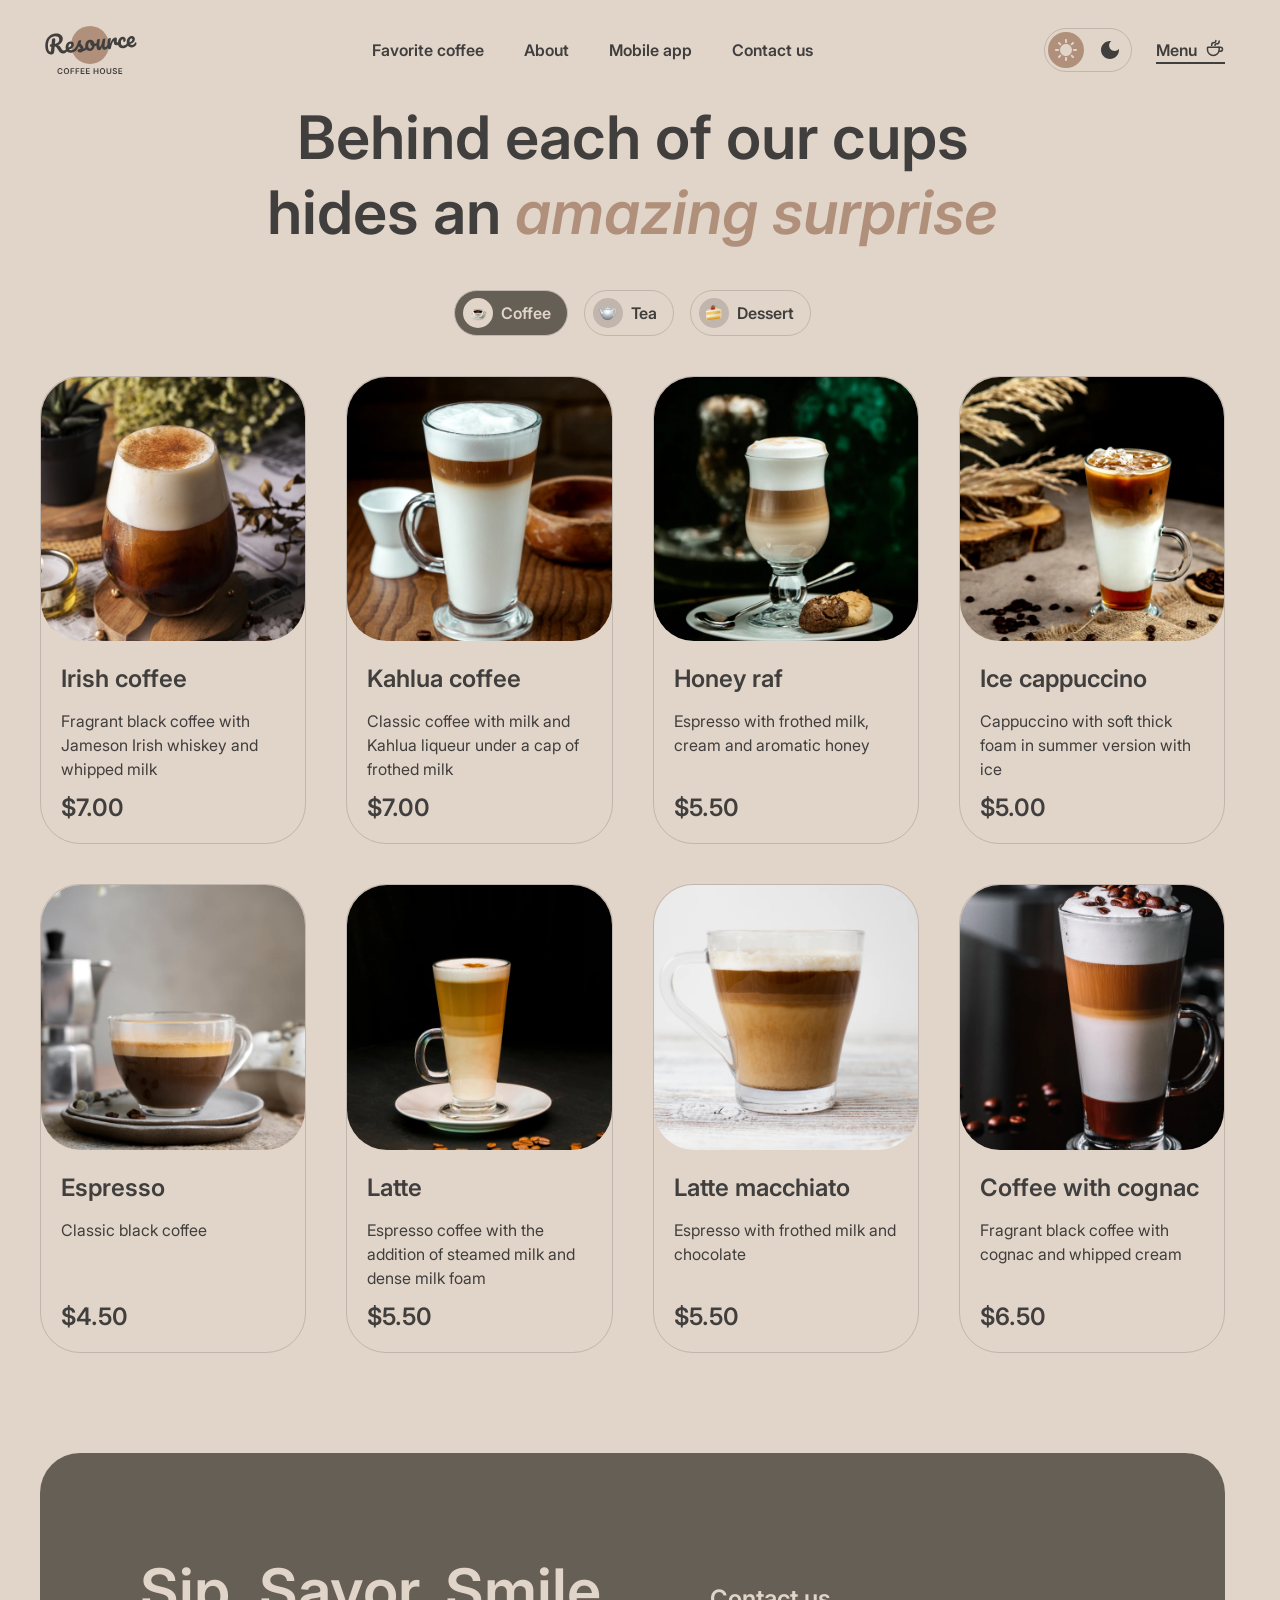
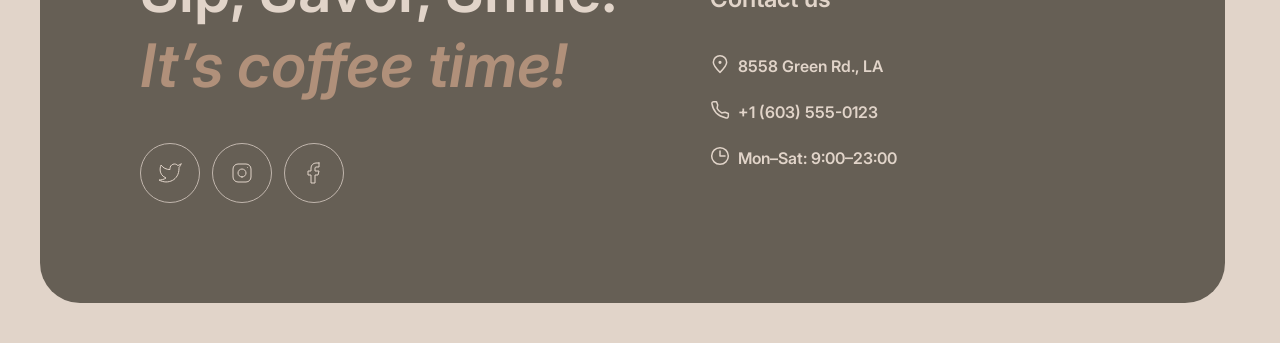
<file: menu.html>
<!doctype html>
<html lang="en">
  <head>
    <meta charset="UTF-8" />
    <meta name="viewport" content="width=device-width, initial-scale=1.0" />
    <link rel="icon" href="images/favicon.svg">
    <link rel="stylesheet" href="css/styles.css" />
    <title>Coffee House</title>
    <script>
      if (localStorage.getItem("theme") === "dark") {
        document.documentElement.setAttribute("data-theme", "dark");
      }
    </script>
  </head>
  <body>
    <header class="header">
      <div class="header__inner container">
        <a class="header__logo-link logo" href="index.html">
          <img
            class="logo__img"
            src="images/logo.svg"
            alt="Coffee House Logo"
          />
          <img
            class="logo__img logo__img--dark"
            src="images/logo-dark.svg"
            alt="Coffee House Logo"
          />
        </a>
        <nav class="header__menu hidden-tablet">
          <ul class="header__menu-list">
            <li class="header__menu-item">
              <a class="header__menu-link" href="index.html#favorite-coffee"
                >Favorite coffee</a
              >
            </li>
            <li class="header__menu-item">
              <a class="header__menu-link" href="index.html#about">About</a>
            </li>
            <li class="header__menu-item">
              <a class="header__menu-link" href="index.html#mobile-app"
                >Mobile app</a
              >
            </li>
            <li class="header__menu-item">
              <a class="header__menu-link" href="index.html#contacts"
                >Contact us</a
              >
            </li>
          </ul>
        </nav>
        <div class="header__actions">
          <button
            class="header__theme-switch theme-switch"
            type="button"
            aria-label="Switch the color theme"
          >
            <span
              class="theme-switch__icon-wrapper theme-switch__icon-wrapper--sun"
            >
              <svg
                class="theme-switch__icon theme-switch__icon--sun"
                width="22"
                height="22"
                viewBox="0 0 22 22"
                fill="none"
              >
                <path
                  d="M10 3V1C10 0.45 10.45 0 11 0C11.55 0 12 0.45 12 1V3C12 3.55 11.55 4 11 4C10.45 4 10 3.55 10 3ZM17.36 6.05L18.77 4.63C19.16 4.24 19.16 3.61 18.77 3.22C18.38 2.83 17.75 2.83 17.36 3.22L15.95 4.64C15.56 5.03 15.56 5.66 15.95 6.05C16.34 6.44 16.97 6.44 17.36 6.05ZM21 10H19C18.45 10 18 10.45 18 11C18 11.55 18.45 12 19 12H21C21.55 12 22 11.55 22 11C22 10.45 21.55 10 21 10ZM11 18C10.45 18 10 18.45 10 19V21C10 21.55 10.45 22 11 22C11.55 22 12 21.55 12 21V19C12 18.45 11.55 18 11 18ZM4.64 6.05L3.22 4.64C2.83 4.25 2.83 3.61 3.22 3.23C3.61 2.85 4.25 2.84 4.63 3.23L6.04 4.64C6.43 5.03 6.43 5.67 6.04 6.05C5.65 6.43 5.02 6.44 4.64 6.05ZM15.95 15.95C15.56 16.34 15.56 16.98 15.95 17.36L17.36 18.77C17.75 19.16 18.39 19.16 18.77 18.77C19.16 18.38 19.16 17.74 18.77 17.36L17.36 15.95C16.98 15.56 16.34 15.56 15.95 15.95ZM1 12H3C3.55 12 4 11.55 4 11C4 10.45 3.55 10 3 10H1C0.45 10 0 10.45 0 11C0 11.55 0.45 12 1 12ZM4.64 18.78L6.05 17.37C6.44 16.98 6.44 16.34 6.05 15.96C5.66 15.58 5.02 15.57 4.64 15.96L3.23 17.37C2.84 17.76 2.84 18.4 3.23 18.78C3.61 19.17 4.25 19.17 4.64 18.78ZM11 5C7.69 5 5 7.69 5 11C5 14.31 7.69 17 11 17C14.31 17 17 14.31 17 11C17 7.69 14.31 5 11 5Z"
                  fill="#E1D4C9"
                />
              </svg>
            </span>
            <span
              class="theme-switch__icon-wrapper theme-switch__icon-wrapper--moon"
            >
              <svg
                class="theme-switch__icon theme-switch__icon--moon"
                width="18"
                height="18"
                viewBox="0 0 18 18"
                fill="none"
              >
                <path
                  d="M9 0C4.03 0 0 4.03 0 9C0 13.97 4.03 18 9 18C13.97 18 18 13.97 18 9C18 8.54 17.96 8.08 17.9 7.64C16.92 9.01 15.32 9.9 13.5 9.9C10.52 9.9 8.1 7.48 8.1 4.5C8.1 2.69 8.99 1.08 10.36 0.0999999C9.92 0.0399999 9.46 0 9 0Z"
                  fill="#403F3D"
                />
              </svg>
            </span>
          </button>
          <a
            class="header__menu-item header__menu-item--active header__catalog-link hidden-tablet"
            href="#"
            >Menu
            <svg
              class="header__catalog-icon"
              width="20"
              height="20"
              viewBox="0 0 20 20"
              fill="none"
            >
              <path
                d="M14.167 9.76667V11.6667C14.167 14.8883 11.5553 17.5 8.33366 17.5C5.112 17.5 2.50033 14.8883 2.50033 11.6667V9.76667C2.50033 9.4353 2.76896 9.16667 3.10033 9.16667H13.567C13.8984 9.16667 14.167 9.4353 14.167 9.76667Z"
                stroke="#403F3D"
                stroke-width="1.5"
                stroke-linecap="round"
                stroke-linejoin="round"
              />
              <path
                d="M10.0003 7.50008C10.0003 6.66675 10.5956 5.83341 11.786 5.83341C13.101 5.83341 14.167 4.76743 14.167 3.45246V2.91675"
                stroke="#403F3D"
                stroke-width="1.5"
                stroke-linecap="round"
                stroke-linejoin="round"
              />
              <path
                d="M6.66634 7.5V7.08333C6.66634 5.70262 7.78563 4.58333 9.16634 4.58333C10.0868 4.58333 10.833 3.83714 10.833 2.91667V2.5"
                stroke="#403F3D"
                stroke-width="1.5"
                stroke-linecap="round"
                stroke-linejoin="round"
              />
              <path
                d="M13.333 9.16675H15.4163C16.5669 9.16675 17.4997 10.0995 17.4997 11.2501C17.4997 12.4007 16.5669 13.3334 15.4163 13.3334H14.1663"
                stroke="#403F3D"
                stroke-width="1.5"
                stroke-linecap="round"
                stroke-linejoin="round"
              />
            </svg>
          </a>
          <button
            class="heading__burger-button burger-button visible-tablet"
            type="button"
            onclick="mobileOverlay.showModal()"
            aria-label="Open navigation menu"
          ></button>
        </div>
      </div>
    </header>
    <main class="content">
      <section class="menu">
        <div class="menu__inner container">
          <h1 class="menu__title visually-h2">
            Behind each of our cups hides an
            <span class="title-accent">amazing surprise</span>
          </h1>
          <div class="menu__tabs">
            <ul class="menu__tabs-list">
              <li class="menu__tabs-item">
                <button class="menu__tabs-tab menu__tabs-tab--active" data-category="coffee">
                  <span class="menu__tabs-tab-image-wrapper">
                    <img
                      src="images/icons/coffee.svg"
                      alt=""
                      width="20"
                      height="20"
                    />
                  </span>
                  Coffee
                </button>
              </li>
              <li class="menu__tabs-item">
                <button class="menu__tabs-tab" data-category="tea">
                  <span class="menu__tabs-tab-image-wrapper">
                    <img
                      src="images/icons/teapot.svg"
                      alt=""
                      width="20"
                      height="20"
                    />
                  </span>
                  Tea
                </button>
              </li>
              <li class="menu__tabs-item">
                <button class="menu__tabs-tab" data-category="dessert">
                  <span class="menu__tabs-tab-image-wrapper">
                    <img
                      src="images/icons/cake.svg"
                      alt=""
                      width="20"
                      height="20"
                    />
                  </span>
                  Dessert
                </button>
              </li>
            </ul>
          </div>
          <div class="menu__catalog">
            <h2 class="visually-hidden">Catalog</h2>
            <ul class="menu__catalog-list">
            </ul>
            <button class="menu__catalog-refresh visible-tablet">
              <svg width="24" height="24" viewBox="0 0 24 24" fill="none">
                <path
                  d="M21.8883 13.5C21.1645 18.3113 17.013 22 12 22C6.47715 22 2 17.5228 2 12C2 6.47715 6.47715 2 12 2C16.1006 2 19.6248 4.46819 21.1679 8"
                  stroke="#403F3D"
                  stroke-linecap="round"
                  stroke-linejoin="round"
                />
                <path
                  d="M17 8H21.4C21.7314 8 22 7.73137 22 7.4V3"
                  stroke="#403F3D"
                  stroke-linecap="round"
                  stroke-linejoin="round"
                />
              </svg>
            </button>
          </div>
        </div>
      </section>
    </main>
    <footer class="footer" id="contacts">
      <div class="container">
        <div class="footer__inner">
          <div class="footer__body">
            <h2 class="footer__title">
              Sip, Savor, Smile.
              <span class="footer__title--accent">It’s coffee time!</span>
            </h2>
            <div class="footer__socials">
              <ul class="footer__socials-list">
                <li class="footer__socials-item">
                  <a class="footer__socials-link" href="#" aria-label="Twitter">
                    <svg width="24" height="24" viewBox="0 0 24 24" fill="none">
                      <path
                        d="M23 3.01006C23 3.01006 20.9821 4.20217 19.86 4.54006C19.2577 3.84757 18.4573 3.35675 17.567 3.13398C16.6767 2.91122 15.7395 2.96725 14.8821 3.29451C14.0247 3.62177 13.2884 4.20446 12.773 4.96377C12.2575 5.72309 11.9877 6.62239 12 7.54006V8.54006C10.2426 8.58562 8.50127 8.19587 6.93101 7.4055C5.36074 6.61513 4.01032 5.44869 3 4.01006C3 4.01006 -1 13.0101 8 17.0101C5.94053 18.408 3.48716 19.109 1 19.0101C10 24.0101 21 19.0101 21 7.51006C20.9991 7.23151 20.9723 6.95365 20.92 6.68006C21.9406 5.67355 23 3.01006 23 3.01006Z"
                        stroke="#E1D4C9"
                        stroke-linecap="round"
                        stroke-linejoin="round"
                      />
                    </svg>
                  </a>
                </li>
                <li class="footer__socials-item">
                  <a
                    class="footer__socials-link"
                    href="#"
                    aria-label="Instagramm"
                  >
                    <svg width="24" height="24" viewBox="0 0 24 24" fill="none">
                      <path
                        d="M12 16C14.2091 16 16 14.2091 16 12C16 9.79086 14.2091 8 12 8C9.79086 8 8 9.79086 8 12C8 14.2091 9.79086 16 12 16Z"
                        stroke="#E1D4C9"
                        stroke-linecap="round"
                        stroke-linejoin="round"
                      />
                      <path
                        d="M3 16V8C3 5.23858 5.23858 3 8 3H16C18.7614 3 21 5.23858 21 8V16C21 18.7614 18.7614 21 16 21H8C5.23858 21 3 18.7614 3 16Z"
                        stroke="#E1D4C9"
                      />
                      <path
                        d="M17.5 6.51L17.51 6.49889"
                        stroke="#E1D4C9"
                        stroke-linecap="round"
                        stroke-linejoin="round"
                      />
                    </svg>
                  </a>
                </li>
                <li class="footer__socials-item">
                  <a
                    class="footer__socials-link"
                    href="#"
                    aria-label="Facebook"
                  >
                    <svg width="24" height="24" viewBox="0 0 24 24" fill="none">
                      <path
                        d="M17 2H14C12.6739 2 11.4021 2.52678 10.4645 3.46447C9.52678 4.40215 9 5.67392 9 7V10H6V14H9V22H13V14H16L17 10H13V7C13 6.73478 13.1054 6.48043 13.2929 6.29289C13.4804 6.10536 13.7348 6 14 6H17V2Z"
                        stroke="#E1D4C9"
                        stroke-linecap="round"
                        stroke-linejoin="round"
                      />
                    </svg>
                  </a>
                </li>
              </ul>
            </div>
          </div>
          <div class="footer__contacts">
            <h2 class="footer__contacts-text">Contact us</h2>
            <address class="footer__contacts-adress">
              <ul class="footer__contacts-list">
                <li class="footer__contacts-item">
                  <a href="#" class="footer__contacts-link" target="_blank">
                    <svg width="20" height="20" viewBox="0 0 20 20" fill="none">
                      <path
                        d="M16.6663 8.33329C16.6663 12.0152 9.99967 18.3333 9.99967 18.3333C9.99967 18.3333 3.33301 12.0152 3.33301 8.33329C3.33301 4.65139 6.31778 1.66663 9.99967 1.66663C13.6816 1.66663 16.6663 4.65139 16.6663 8.33329Z"
                        stroke="#E1D4C9"
                        stroke-width="1.5"
                      />
                      <path
                        d="M10.0003 9.16667C10.4606 9.16667 10.8337 8.79357 10.8337 8.33333C10.8337 7.8731 10.4606 7.5 10.0003 7.5C9.54009 7.5 9.16699 7.8731 9.16699 8.33333C9.16699 8.79357 9.54009 9.16667 10.0003 9.16667Z"
                        fill="#E1D4C9"
                        stroke="#E1D4C9"
                        stroke-width="1.5"
                        stroke-linecap="round"
                        stroke-linejoin="round"
                      />
                    </svg>
                    <span>8558 Green Rd., LA</span>
                  </a>
                </li>
                <li class="footer__contacts-item">
                  <a href="telto:+16035550123" class="footer__contacts-link">
                    <svg width="20" height="20" viewBox="0 0 20 20" fill="none">
                      <path
                        d="M15.0984 12.2516L11.6665 12.9166C9.34845 11.7531 7.91654 10.4166 7.08321 8.33329L7.72483 4.89154L6.51197 1.66663L3.72946 1.66663C2.60191 1.66663 1.71466 2.59958 1.90108 3.71161C2.29888 6.08454 3.37231 10.0391 6.24987 12.9166C9.27338 15.9401 13.5661 17.3318 16.1378 17.9288C17.299 18.1983 18.3332 17.2908 18.3332 16.0988L18.3332 13.4843L15.0984 12.2516Z"
                        stroke="#E1D4C9"
                        stroke-width="1.5"
                        stroke-linecap="round"
                        stroke-linejoin="round"
                      />
                    </svg>
                    <span>+1 (603) 555-0123</span>
                  </a>
                </li>
                <li class="footer__contacts-item">
                  <div class="footer__contacts-shedule">
                    <svg width="20" height="20" viewBox="0 0 20 20" fill="none">
                      <g clip-path="url(#clip0_217_1736)">
                        <path
                          d="M10 5L10 10L15 10"
                          stroke="#E1D4C9"
                          stroke-width="1.5"
                          stroke-linecap="round"
                          stroke-linejoin="round"
                        />
                        <path
                          d="M10.0003 18.3333C14.6027 18.3333 18.3337 14.6023 18.3337 9.99996C18.3337 5.39759 14.6027 1.66663 10.0003 1.66663C5.39795 1.66663 1.66699 5.39759 1.66699 9.99996C1.66699 14.6023 5.39795 18.3333 10.0003 18.3333Z"
                          stroke="#E1D4C9"
                          stroke-width="1.5"
                          stroke-linecap="round"
                          stroke-linejoin="round"
                        />
                      </g>
                      <defs>
                        <clipPath id="clip0_217_1736">
                          <rect width="20" height="20" fill="white" />
                        </clipPath>
                      </defs>
                    </svg>
                    <p>Mon–Sat: <time datetime="09:00">9:00</time>–<time datetime="23:00">23:00</time></p>
                  </div>
                </li>
              </ul>
            </address>
          </div>
        </div>
      </div>
    </footer>
    <dialog class="mobile-overlay visible-tablet" id="mobileOverlay">
      <header class="mobile-overlay__header">
        <a class="mobile-overlay__logo-link logo" href="index.html">
          <img
            class="logo__img"
            src="images/logo.svg"
            alt="Coffee House Logo"
          />
          <img
            class="logo__img logo__img--dark"
            src="images/logo-dark.svg"
            alt="Coffee House Logo"
          />
        </a>
        <div class="mobile-overlay__actions">
          <button
            class="mobile-overlay__theme-switch theme-switch"
            type="button"
            aria-label="Switch the color theme"
          >
            <span
              class="theme-switch__icon-wrapper theme-switch__icon-wrapper--sun"
            >
              <svg
                class="theme-switch__icon theme-switch__icon--sun"
                width="22"
                height="22"
                viewBox="0 0 22 22"
                fill="none"
              >
                <path
                  d="M10 3V1C10 0.45 10.45 0 11 0C11.55 0 12 0.45 12 1V3C12 3.55 11.55 4 11 4C10.45 4 10 3.55 10 3ZM17.36 6.05L18.77 4.63C19.16 4.24 19.16 3.61 18.77 3.22C18.38 2.83 17.75 2.83 17.36 3.22L15.95 4.64C15.56 5.03 15.56 5.66 15.95 6.05C16.34 6.44 16.97 6.44 17.36 6.05ZM21 10H19C18.45 10 18 10.45 18 11C18 11.55 18.45 12 19 12H21C21.55 12 22 11.55 22 11C22 10.45 21.55 10 21 10ZM11 18C10.45 18 10 18.45 10 19V21C10 21.55 10.45 22 11 22C11.55 22 12 21.55 12 21V19C12 18.45 11.55 18 11 18ZM4.64 6.05L3.22 4.64C2.83 4.25 2.83 3.61 3.22 3.23C3.61 2.85 4.25 2.84 4.63 3.23L6.04 4.64C6.43 5.03 6.43 5.67 6.04 6.05C5.65 6.43 5.02 6.44 4.64 6.05ZM15.95 15.95C15.56 16.34 15.56 16.98 15.95 17.36L17.36 18.77C17.75 19.16 18.39 19.16 18.77 18.77C19.16 18.38 19.16 17.74 18.77 17.36L17.36 15.95C16.98 15.56 16.34 15.56 15.95 15.95ZM1 12H3C3.55 12 4 11.55 4 11C4 10.45 3.55 10 3 10H1C0.45 10 0 10.45 0 11C0 11.55 0.45 12 1 12ZM4.64 18.78L6.05 17.37C6.44 16.98 6.44 16.34 6.05 15.96C5.66 15.58 5.02 15.57 4.64 15.96L3.23 17.37C2.84 17.76 2.84 18.4 3.23 18.78C3.61 19.17 4.25 19.17 4.64 18.78ZM11 5C7.69 5 5 7.69 5 11C5 14.31 7.69 17 11 17C14.31 17 17 14.31 17 11C17 7.69 14.31 5 11 5Z"
                  fill="#E1D4C9"
                />
              </svg>
            </span>
            <span
              class="theme-switch__icon-wrapper theme-switch__icon-wrapper--moon"
            >
              <svg
                class="theme-switch__icon theme-switch__icon--moon"
                width="18"
                height="18"
                viewBox="0 0 18 18"
                fill="none"
              >
                <path
                  d="M9 0C4.03 0 0 4.03 0 9C0 13.97 4.03 18 9 18C13.97 18 18 13.97 18 9C18 8.54 17.96 8.08 17.9 7.64C16.92 9.01 15.32 9.9 13.5 9.9C10.52 9.9 8.1 7.48 8.1 4.5C8.1 2.69 8.99 1.08 10.36 0.0999999C9.92 0.0399999 9.46 0 9 0Z"
                  fill="#403F3D"
                />
              </svg>
            </span>
          </button>
          <form class="mobile-overlay__close-button-wrapper" method="dialog">
            <button
              class="mobile-overlay__close-button"
              type="submit"
              aria-label="Close navigation menu"
            ></button>
          </form>
        </div>
      </header>
      <div class="mobile-overlay__body">
        <nav class="mobile-overlay__menu">
          <ul class="mobile-overlay__menu-list">
            <li class="mobile-overlay__menu-item">
              <a class="mobile-overlay__menu-link" href="index.html#favorite-coffee"
                >Favorite coffee</a
              >
            </li>
            <li class="mobile-overlay__menu-item">
              <a class="mobile-overlay__menu-link" href="index.html#about">About</a>
            </li>
            <li class="mobile-overlay__menu-item">
              <a class="mobile-overlay__menu-link" href="index.html#mobile-app"
                >Mobile app</a
              >
            </li>
            <li class="mobile-overlay__menu-item">
              <a class="mobile-overlay__menu-link" href="index.html#contacts"
                >Contact us</a
              >
            </li>
            <li class="mobile-overlay__menu-item">
              <a class="mobile-overlay__menu-link" href="index.html"
                >Home
                <svg width="40" height="40" viewBox="0 0 40 40" fill="none">
                  <path
                    d="M28.3335 18.9333V25C28.3335 30.5228 23.8563 35 18.3335 35H15.0002C9.47731 35 5.00016 30.5228 5.00016 25V18.9333C5.00016 18.602 5.26879 18.3333 5.60016 18.3333H27.7335C28.0649 18.3333 28.3335 18.602 28.3335 18.9333Z"
                    stroke="#403F3D"
                    stroke-width="2"
                    stroke-linecap="round"
                    stroke-linejoin="round"
                  />
                  <path
                    d="M20.0002 15C20.0002 13.3334 21.1906 11.6667 23.5716 11.6667C24.0921 11.6667 24.7139 11.6667 25.3335 11.6667C26.9904 11.6667 28.3335 10.3236 28.3335 8.66671V5.83337"
                    stroke="#403F3D"
                    stroke-width="2"
                    stroke-linecap="round"
                    stroke-linejoin="round"
                  />
                  <path
                    d="M13.3332 15V12.1667C13.3332 10.5098 14.6763 9.16667 16.3332 9.16667H19.6665C20.7711 9.16667 21.6665 8.27124 21.6665 7.16667V5"
                    stroke="#403F3D"
                    stroke-width="2"
                    stroke-linecap="round"
                    stroke-linejoin="round"
                  />
                  <path
                    d="M26.6665 18.3334H30.8332C33.1344 18.3334 34.9998 20.1989 34.9998 22.5C34.9998 24.8012 33.1344 26.6667 30.8332 26.6667H28.3332"
                    stroke="#403F3D"
                    stroke-width="2"
                    stroke-linecap="round"
                    stroke-linejoin="round"
                  />
                </svg>
              </a>
            </li>
          </ul>
        </nav>
      </div>
    </dialog>
    <script type="module" src="./js/main.js"></script>
  </body>
</html>
</file>
<file: css/styles.css>
@charset "UTF-8";
/**
  Нормализация блочной модели
 */
*,
::before,
::after {
  box-sizing: border-box;
}

/**
  Убираем внутренние отступы слева тегам списков,
  у которых есть атрибут class
 */
:where(ul, ol):where([class]) {
  padding-left: 0;
}

/**
  Убираем внешние отступы body и двум другим тегам,
  у которых есть атрибут class
 */
body,
:where(blockquote, figure, fieldset):where([class]) {
  margin: 0;
}

/**
  Убираем внешние отступы вертикали нужным тегам,
  у которых есть атрибут class
 */
:where(h1, h2, h3, h4, h5, h6, p, ul, ol, dl):where([class]) {
  margin-block: 0;
}

:where(dd[class]) {
  margin-left: 0;
}

:where(fieldset[class]) {
  padding: 0;
  border: none;
}

/**
  Убираем стандартный маркер маркированному списку,
  у которого есть атрибут class
 */
:where(ul[class]) {
  list-style: none;
}

:where(address[class]) {
  font-style: normal;
}

/**
  Обнуляем вертикальные внешние отступы параграфа,
  объявляем локальную переменную для внешнего отступа вниз,
  чтобы избежать взаимодействие с более сложным селектором
 */
p {
  --paragraphMarginBottom: 24px;
  margin-block: 0;
}

/**
  Внешний отступ вниз для параграфа без атрибута class,
  который расположен не последним среди своих соседних элементов
 */
p:where(:not([class]):not(:last-child)) {
  margin-bottom: var(--paragraphMarginBottom);
}

/**
  Упрощаем работу с изображениями и видео
 */
img,
video {
  display: block;
  max-width: 100%;
  height: auto;
}

/**
  Наследуем свойства шрифт для полей ввода
 */
input,
textarea,
select,
button {
  font: inherit;
}

html {
  /**
    Пригодится в большинстве ситуаций
    (когда, например, нужно будет "прижать" футер к низу сайта)
   */
  height: 100%;
  /**
    Убираем скачок интерфейса по горизонтали
    при появлении / исчезновении скроллбара
   */
  scrollbar-gutter: stable;
  /**
    Плавный скролл
   */
  scroll-behavior: smooth;
}

body {
  /**
    Пригодится в большинстве ситуаций
    (когда, например, нужно будет "прижать" футер к низу сайта)
   */
  min-height: 100%;
  /**
    Унифицированный интерлиньяж
   */
  line-height: 1.5;
}

/**
  Нормализация высоты элемента ссылки при его инспектировании в DevTools
 */
a:where([class]) {
  display: inline-flex;
}

/**
  Курсор-рука при наведении на элемент
 */
button,
label {
  cursor: pointer;
}

/**
  Убирает серую подсветку при тапе на мобильных устройствах (iOS/Android)
 */
button {
  -webkit-tap-highlight-color: transparent;
}

/**
  Приводим к единому цвету svg-элементы
  (за исключением тех, у которых уже указан
  атрибут fill со значением 'none' или начинается с 'url')
 */
:where([fill]:not([fill=none], [fill^=url])) {
  fill: currentColor;
}

/**
  Приводим к единому цвету svg-элементы
  (за исключением тех, у которых уже указан
  атрибут stroke со значением 'none')
 */
:where([stroke]:not([stroke=none], [stroke^=url])) {
  stroke: currentColor;
}

/**
  Чиним баг задержки смены цвета при взаимодействии с svg-элементами
 */
svg * {
  transition-property: fill, stroke;
}

/**
  Приведение рамок таблиц в классический 'collapse' вид
 */
:where(table) {
  border-collapse: collapse;
  border-color: currentColor;
}

/**
  Удаляем все анимации и переходы для людей,
  которые предпочитают их не использовать
 */
@media (prefers-reduced-motion: reduce) {
  *,
  ::before,
  ::after {
    animation-duration: 0.01ms !important;
    animation-iteration-count: 1 !important;
    transition-duration: 0.01ms !important;
    scroll-behavior: auto !important;
  }
}
@font-face {
  font-family: "Inter";
  src: url(../fonts/Inter_24pt-Regular.woff2) format(woff2);
  font-weight: 400;
  font-style: normal;
  font-display: swap;
}
@font-face {
  font-family: "Inter";
  src: url(../fonts/Inter_24pt-SemiBold.woff2) format(woff2);
  font-weight: 600;
  font-style: normal;
  font-display: swap;
}
@font-face {
  font-family: "Inter";
  src: url(../fonts/Inter_24pt-SemiBoldItalic.woff2) format(woff2);
  font-weight: 600;
  font-style: italic;
}
:root {
  --text-primary: #403f3d;
  --text-inverse: #E1D4C9;
  --text-accent: #B0907A;
  --background-page: #e1d4c9;
  --background-container: #665f55;
  --background-overlay: rgba(64, 63, 61, 0.8);
  --border-primary: #c1b6ad;
  --border-inverse: #665f55;
  --font-family-base: "Inter", sans-serif;
  --container-width: 90rem;
  --container-padding-x: 2.5rem;
  --section-padding-y: 6.25rem;
  --transition-duration: 0.2s;
}
@media (max-width: 48rem) {
  :root {
    --container-padding-x: 1rem;
  }
}

:root[data-theme=dark] {
  --text-primary: #e1d4c9;
  --text-inverse: #e1d4c9;
  --text-accent: #b0907a;
  --background-page: #292826;
  --background-container: #403f3d;
  --background-overlay: rgba(41, 40, 38, 0.8);
  --border-primary: #665f55;
  --border-inverse: #c1b6ad;
}

body {
  font-family: var(--font-family-base);
  font-size: 1rem;
  font-weight: 400;
  line-height: 1.5;
  color: var(--text-primary);
  background-color: var(--background-page);
  transition-duration: var(--transition-duration);
}

button,
a,
input,
textarea,
svg * {
  transition-duration: var(--transition-duration);
}

a,
button {
  font-weight: 600;
}

a {
  color: inherit;
  text-decoration: none;
}

h1,
h2,
h3 {
  font-weight: 600;
}

h1 {
  font-size: 4.5rem;
  line-height: 105%;
}
@media (max-width: 48rem) {
  h1 {
    font-size: clamp(2.625rem, 0.7886597938rem + 7.7319587629vw, 4.5rem);
    line-height: 115%;
  }
}

h2 {
  font-size: 3.75rem;
  line-height: 125%;
}
@media (max-width: 48rem) {
  h2 {
    font-size: clamp(2rem, 0.2860824742rem + 7.2164948454vw, 3.75rem);
  }
}

h3 {
  font-size: 1.5rem;
}

.title-accent {
  font-style: italic;
  color: var(--text-accent);
}

.price {
  font-weight: 600;
  font-size: 24px;
  line-height: 125%;
  color: var(--text-primary);
}

.visually-h2 {
  font-size: 3.75rem;
  line-height: 125%;
}
@media (max-width: 48rem) {
  .visually-h2 {
    font-size: clamp(2rem, 0.2860824742rem + 7.2164948454vw, 3.75rem);
  }
}

body:has(dialog[open]) {
  overflow: hidden;
}

.container {
  max-width: var(--container-width);
  padding-inline: var(--container-padding-x);
  margin-inline: auto;
}

.visually-hidden {
  position: absolute !important;
  width: 1px !important;
  height: 1px !important;
  margin: -1px !important;
  border: 0 !important;
  padding: 0 !important;
  white-space: nowrap !important;
  clip-path: inset(100%) !important;
  clip: rect(0 0 0 0) !important;
  overflow: hidden !important;
}

@media (max-width: 63.9375rem) {
  .hidden-tablet {
    display: none !important;
  }
}

@media (min-width: 64rem) {
  .visible-tablet {
    display: none !important;
  }
}

@media (max-width: 48rem) {
  .hidden-mobile {
    display: none !important;
  }
}

.logo__img--dark {
  display: none;
}
:root[data-theme=dark] .logo__img {
  display: none;
}
:root[data-theme=dark] .logo__img--dark {
  display: block;
}

.theme-switch {
  width: 5.5rem;
  height: 2.75rem;
  display: flex;
  justify-content: space-between;
  position: relative;
  border: 1px solid var(--border-primary);
  border-radius: 100px;
  padding: 3px;
  background-color: var(--background-page);
}
.theme-switch::before {
  content: "";
  position: absolute;
  width: 2.25rem;
  height: 2.25rem;
  background-color: var(--text-accent);
  border-radius: 50%;
  transition-duration: var(--transition-duration);
}
@media (hover: hover) {
  .theme-switch:hover::before {
    border-radius: 20px;
    width: 2.5625rem;
  }
}
@media (hover: none) {
  .theme-switch:active::before {
    border-radius: 20px;
    width: 2.5625rem;
  }
}
.theme-switch__icon-wrapper {
  display: inline-flex;
  justify-content: center;
  align-items: center;
  width: 2.25rem;
  aspect-ratio: 1;
  z-index: 1;
}
.theme-switch__icon-wrapper--sun {
  color: var(--text-inverse);
}
.theme-switch__icon-wrapper--moon {
  color: #403F3D;
}
:root[data-theme=dark] .theme-switch::before {
  transform: translateX(2.75rem);
}
@media (hover: hover) {
  :root[data-theme=dark] .theme-switch:hover::before {
    transform: translateX(2.4375rem);
  }
}
@media (hover: none) {
  :root[data-theme=dark] .theme-switch:active::before {
    transform: translateX(2.4375rem);
  }
}

.burger-button {
  position: relative;
  width: 2.75rem;
  aspect-ratio: 1;
  border: 1px solid var(--background-container);
  border-radius: 50%;
  background-color: transparent;
}
.burger-button::before, .burger-button::after {
  content: "";
  position: absolute;
  left: 50%;
  transform: translateX(-50%);
  width: 1.125rem;
  height: 2px;
  background-color: var(--text-primary);
  border-radius: 5px;
  transition-duration: var(--transition-duration);
}
.burger-button::before {
  top: 1rem;
}
.burger-button::after {
  bottom: 1rem;
}

.header {
  padding-bottom: 1.25rem;
}
.header__inner {
  padding-top: 1.25rem;
  display: flex;
  justify-content: space-between;
  align-items: center;
  -moz-column-gap: 2.5rem;
       column-gap: 2.5rem;
}
.header__menu-list {
  display: flex;
  align-items: center;
  -moz-column-gap: 2.5rem;
       column-gap: 2.5rem;
}
.header__menu-item {
  position: relative;
}
.header__menu-item::before {
  content: "";
  position: absolute;
  bottom: -2px;
  left: 0;
  height: 2px;
  width: 0%;
  background-color: currentColor;
  transition-duration: var(--transition-duration);
}
@media (hover: hover) {
  .header__menu-item:hover::before {
    width: 100%;
  }
}
@media (hover: none) {
  .header__menu-item:active::before {
    width: 100%;
  }
}
.header__menu-item--active::before {
  width: 100%;
}
.header__actions {
  display: flex;
  align-items: center;
  -moz-column-gap: 1.5rem;
       column-gap: 1.5rem;
}
.header__catalog-link {
  display: inline-flex;
  align-items: flex-start;
  -moz-column-gap: 0.5rem;
       column-gap: 0.5rem;
}

.mobile-overlay {
  margin: 0;
  padding: 1.25rem var(--container-padding-x);
  border: none;
  max-width: 100%;
  max-height: 100%;
  width: 100%;
  height: 100%;
  background-color: var(--background-page);
}
.mobile-overlay__header {
  display: flex;
  align-items: center;
  justify-content: space-between;
}
.mobile-overlay__actions {
  display: inline-flex;
  align-items: center;
  -moz-column-gap: 1.5rem;
       column-gap: 1.5rem;
}
.mobile-overlay__close-button-wrapper {
  display: inline-flex;
}
.mobile-overlay__close-button {
  position: relative;
  width: 2.75rem;
  aspect-ratio: 1;
  border: 1px solid var(--background-container);
  border-radius: 50%;
  background-color: transparent;
}
.mobile-overlay__close-button::before, .mobile-overlay__close-button::after {
  position: absolute;
  top: 50%;
  left: 50%;
  translate: -50% -50%;
  content: "";
  width: 1.125rem;
  height: 2px;
  border-radius: 5px;
  background-color: var(--text-primary);
}
.mobile-overlay__close-button::before {
  rotate: 45deg;
}
.mobile-overlay__close-button::after {
  rotate: -45deg;
}
.mobile-overlay__menu-list {
  height: 80vh;
  display: flex;
  flex-direction: column;
  justify-content: center;
  align-items: center;
  row-gap: 3.75rem;
}
.mobile-overlay__menu-item:last-child {
  padding-top: 2.5rem;
}
.mobile-overlay__menu-item:last-child a {
  display: inline-flex;
  align-items: center;
  -moz-column-gap: 1rem;
       column-gap: 1rem;
}
.mobile-overlay__menu-link {
  font-weight: 600;
  font-size: 32px;
  line-height: 125%;
  text-align: center;
  color: var(--text-primary);
}

.card {
  height: 100%;
  display: flex;
  flex-direction: column;
  border: 1px solid var(--border-primary);
  border-radius: 40px;
}
.card__img-wrapper {
  border-radius: 2.5rem;
  overflow: hidden;
}
.card__image {
  scale: 110%;
  -o-object-fit: cover;
     object-fit: cover;
  transition-duration: var(--transition-duration);
}
.card__content {
  flex-grow: 1;
  max-width: 16.875rem;
  padding: 1.25rem;
  display: flex;
  flex-direction: column;
  align-items: start;
  row-gap: 0.75rem;
}
.card__price {
  margin-top: auto;
  font-weight: 600;
  font-size: 24px;
  line-height: 125%;
}
@media (hover: hover) {
  .card:hover .card__image {
    scale: 100%;
  }
}
@media (hover: none) {
  .card:active .card__image {
    scale: 100%;
  }
}

.hero {
  margin-bottom: var(--section-padding-y);
}
.hero__inner {
  position: relative;
  max-width: 85rem;
  height: 40.25rem;
  padding: 6.25rem;
}
@media (max-width: 63.9375rem) {
  .hero__inner {
    padding-inline: 3.75rem 0;
  }
}
@media (max-width: 48rem) {
  .hero__inner {
    height: 34.5rem;
    padding: 3.75rem 1rem;
  }
}
.hero__content {
  max-width: 33.125rem;
  display: flex;
  flex-direction: column;
  row-gap: 2.5rem;
  align-items: start;
}
.hero__content-title {
  font-style: italic;
  color: var(--text-inverse);
}
.hero__content-accent-word {
  color: var(--text-accent);
}
.hero__content-description {
  color: var(--text-inverse);
}
.hero__button {
  display: inline-flex;
  justify-content: center;
  align-items: center;
  min-width: 12.5rem;
  min-height: 4rem;
  background-color: var(--text-inverse);
  border-radius: 100px;
  color: #2d2d2d;
  -moz-column-gap: 0.5rem;
       column-gap: 0.5rem;
}
@media (hover: hover) {
  .hero__button:hover {
    background-color: var(--text-accent);
  }
}
@media (hover: none) {
  .hero__button:active {
    background-color: var(--text-accent);
  }
}
.hero__video {
  position: absolute;
  max-width: 100%;
  height: 100%;
  -o-object-fit: cover;
     object-fit: cover;
  top: 0;
  left: 0;
  z-index: -2;
  border-radius: 40px;
}

.slider {
  margin-bottom: var(--section-padding-y);
}
.slider__inner {
  display: flex;
  flex-direction: column;
  align-items: center;
  row-gap: 2.5rem;
  text-align: center;
}
.slider__row {
  width: 100%;
  display: flex;
  justify-content: space-between;
  align-items: center;
  align-items: center;
}
@media (max-width: 48rem) {
  .slider__row {
    display: contents;
  }
}
.slider__viewport {
  max-width: 30rem;
}
.slider__track {
  display: flex;
  width: 100%;
  scroll-snap-type: x mandatory;
  scroll-behavior: smooth;
  overflow: scroll;
  scrollbar-width: none;
}
.slider__track::-webkit-scrollbar {
  display: none;
}
.slider__slide {
  scroll-snap-align: start;
  min-width: 100%;
  display: flex;
  flex-direction: column;
  row-gap: 1.25rem;
  align-items: center;
}
.slider__slide-content {
  max-width: 30rem;
  display: flex;
  flex-direction: column;
  align-items: center;
  row-gap: 1rem;
}
.slider__button {
  display: inline-flex;
  justify-content: center;
  align-items: center;
  width: 3.75rem;
  aspect-ratio: 1;
  border: 1px solid var(--border-inverse);
  border-radius: 50%;
  background-color: transparent;
  color: inherit;
  transition-duration: var(--transition-duration);
}
@media (hover: hover) {
  .slider__button:hover {
    background-color: var(--background-container);
    color: var(--text-inverse);
  }
}
@media (hover: none) {
  .slider__button:active {
    background-color: var(--background-container);
    color: var(--text-inverse);
  }
}
.slider__pagination {
  display: flex;
  -moz-column-gap: 0.75rem;
       column-gap: 0.75rem;
}
.slider__indicator {
  width: 2.5rem;
  height: 0.25rem;
  border-radius: 5px;
  background-color: var(--border-primary);
  transition-duration: var(--transition-duration);
}
.slider__indicator--active {
  background-color: var(--border-inverse);
}

.about {
  margin-bottom: var(--section-padding-y);
}
.about__inner {
  display: flex;
  flex-direction: column;
  row-gap: 2.5rem;
}
.about__gallery {
  display: flex;
  gap: 2.5rem;
}
@media (max-width: 63.9375rem) {
  .about__gallery {
    flex-direction: column;
    align-items: center;
  }
}
.about__column {
  display: flex;
  flex-direction: column;
  row-gap: 2.5rem;
}
.about__image-wrapper {
  max-width: 41.25rem;
  height: 26.875rem;
  border-radius: 1.25rem;
  overflow: hidden;
}
.about__image-wrapper--large {
  height: 36.875rem;
}
@media (hover: hover) {
  .about__image-wrapper:hover .about__image {
    scale: 100%;
  }
}
@media (hover: none) {
  .about__image-wrapper:active .about__image {
    scale: 100%;
  }
}
.about__image {
  height: 100%;
  -o-object-fit: cover;
     object-fit: cover;
  scale: 110%;
  transition-duration: var(--transition-duration);
}

.mobile-app {
  margin-bottom: var(--section-padding-y);
}
.mobile-app__inner {
  display: flex;
  justify-content: space-between;
  align-items: center;
  -moz-column-gap: 2.5rem;
       column-gap: 2.5rem;
}
@media (max-width: 63.9375rem) {
  .mobile-app__inner {
    row-gap: 6.25rem;
    flex-direction: column;
  }
}
.mobile-app__body {
  max-width: 36.25rem;
  display: flex;
  flex-direction: column;
  row-gap: 2.5rem;
}
.mobile-app__actions {
  display: flex;
  gap: 1.25rem;
}
@media (max-width: 48rem) {
  .mobile-app__actions {
    flex-direction: column;
    align-items: start;
  }
}
.mobile-app__button {
  min-width: 12.5rem;
  height: 4rem;
  border: 1px solid var(--border-inverse);
  border-radius: 6.25rem;
  padding-inline: 1.25rem;
  display: flex;
  align-items: center;
  -moz-column-gap: 0.5rem;
       column-gap: 0.5rem;
}
.mobile-app__button-content {
  display: flex;
  flex-direction: column;
  row-gap: 0.125rem;
}
.mobile-app__button-caption {
  font-size: 10px;
  line-height: 140%;
}
@media (hover: hover) {
  .mobile-app__button:hover {
    background-color: var(--background-container);
    color: var(--text-inverse);
  }
}
@media (hover: none) {
  .mobile-app__button:active {
    background-color: var(--background-container);
    color: var(--text-inverse);
  }
}
.mobile-app__image {
  min-width: 0;
  background-color: transparent;
}

.footer {
  padding-bottom: 2.5rem;
}
.footer__inner {
  display: flex;
  -moz-column-gap: 6.25rem;
       column-gap: 6.25rem;
  align-items: center;
  padding: 6.25rem;
  border-radius: 2.5rem;
  background-color: var(--background-container);
}
@media (max-width: 90rem) {
  .footer__inner {
    -moz-column-gap: 2.5rem;
         column-gap: 2.5rem;
  }
}
@media (max-width: 63.9375rem) {
  .footer__inner {
    padding-inline: 3.75rem;
    flex-direction: column;
    align-items: start;
    row-gap: 6.25rem;
  }
}
@media (max-width: 48rem) {
  .footer__inner {
    padding: 3.75rem 1rem;
    row-gap: 2.5rem;
  }
}
.footer__body {
  max-width: 33.125rem;
  display: flex;
  flex-direction: column;
  row-gap: 2.5rem;
}
.footer__title {
  color: var(--text-inverse);
}
.footer__title--accent {
  font-style: italic;
  color: var(--text-accent);
}
.footer__socials-list {
  display: flex;
  -moz-column-gap: 0.75rem;
       column-gap: 0.75rem;
}
.footer__socials-link {
  display: inline-flex;
  justify-content: center;
  align-items: center;
  width: 3.75rem;
  aspect-ratio: 1;
  border: 1px solid var(--border-primary);
  border-radius: 100px;
  color: var(--text-inverse);
}
@media (hover: hover) {
  .footer__socials-link:hover {
    background-color: var(--background-page);
    color: var(--text-primary);
    border-color: var(--background-page);
  }
}
@media (hover: none) {
  .footer__socials-link:active {
    background-color: var(--background-page);
    color: var(--text-primary);
    border-color: var(--background-page);
  }
}
.footer__contacts {
  display: flex;
  flex-direction: column;
  row-gap: 2.5rem;
  color: var(--text-inverse);
}
.footer__contacts-text {
  font-size: 1.5rem;
}
.footer__contacts-list {
  display: flex;
  flex-direction: column;
  align-items: start;
  row-gap: 1.25rem;
}
.footer__contacts-link, .footer__contacts-shedule {
  position: relative;
  display: inline-flex;
  align-items: start;
  -moz-column-gap: 0.5rem;
       column-gap: 0.5rem;
  font-weight: 600;
}
.footer__contacts-link::before {
  content: "";
  position: absolute;
  bottom: -2px;
  left: 0;
  height: 2px;
  width: 0%;
  background-color: currentColor;
  transition-duration: var(--transition-duration);
}
@media (hover: hover) {
  .footer__contacts-link:hover::before {
    width: 100%;
  }
}
@media (hover: none) {
  .footer__contacts-link:active::before {
    width: 100%;
  }
}

.menu {
  margin-bottom: 6.25rem;
}
.menu__inner {
  display: flex;
  flex-direction: column;
  align-items: center;
  row-gap: 2.5rem;
}
.menu__title {
  max-width: 50rem;
  text-align: center;
}
.menu__tabs-list {
  display: flex;
  -moz-column-gap: 1rem;
       column-gap: 1rem;
}
@media (max-width: 48rem) {
  .menu__tabs-list {
    -moz-column-gap: 0.5rem;
         column-gap: 0.5rem;
  }
}
.menu__tabs-tab {
  --tabBgColor: transparent;
  --tabImgBgColor: var(--border-primary);
  height: 2.875rem;
  display: inline-flex;
  align-items: center;
  -moz-column-gap: 0.5rem;
       column-gap: 0.5rem;
  padding-inline: 0.5rem 1rem;
  border: 1px solid var(--border-primary);
  border-radius: 6.25rem;
  background-color: var(--tabBgColor);
  color: var(--text-primary);
}
.menu__tabs-tab--active {
  --tabBgColor: var(--background-container);
  --tabImgBgColor: var(--background-page);
  color: var(--text-inverse);
}
.menu__tabs-tab-image-wrapper {
  display: inline-flex;
  justify-content: center;
  align-items: center;
  width: 1.875rem;
  aspect-ratio: 1;
  border-radius: 50%;
  background-color: var(--tabImgBgColor);
}
@media (hover: hover) {
  .menu__tabs-tab:hover {
    --tabBgColor: var(--background-container);
    --tabImgBgColor: var(--background-page);
    color: var(--text-inverse);
  }
}
@media (hover: none) {
  .menu__tabs-tab:active {
    --tabBgColor: var(--background-container);
    --tabImgBgColor: var(--background-page);
    color: var(--text-inverse);
  }
}
.menu__catalog {
  display: flex;
  flex-direction: column;
  align-items: center;
  row-gap: 2.5rem;
}
.menu__catalog-list {
  display: grid;
  grid-template-columns: repeat(4, 1fr);
  gap: 2.5rem;
}
@media (max-width: 63.9375rem) {
  .menu__catalog-list {
    grid-template-columns: repeat(2, 1fr);
  }
  .menu__catalog-list:not(.is-expanded) .menu__catalog-item:nth-child(n+5) {
    display: none;
  }
}
@media (max-width: 48rem) {
  .menu__catalog-list {
    grid-template-columns: 1fr;
  }
}
.menu__catalog-refresh {
  display: inline-flex;
  justify-content: center;
  align-items: center;
  width: 3.75rem;
  aspect-ratio: 1;
  background-color: transparent;
  border: 1px solid var(--border-inverse);
  border-radius: 50%;
  color: var(--text-primary);
}/*# sourceMappingURL=styles.css.map */
</file>
